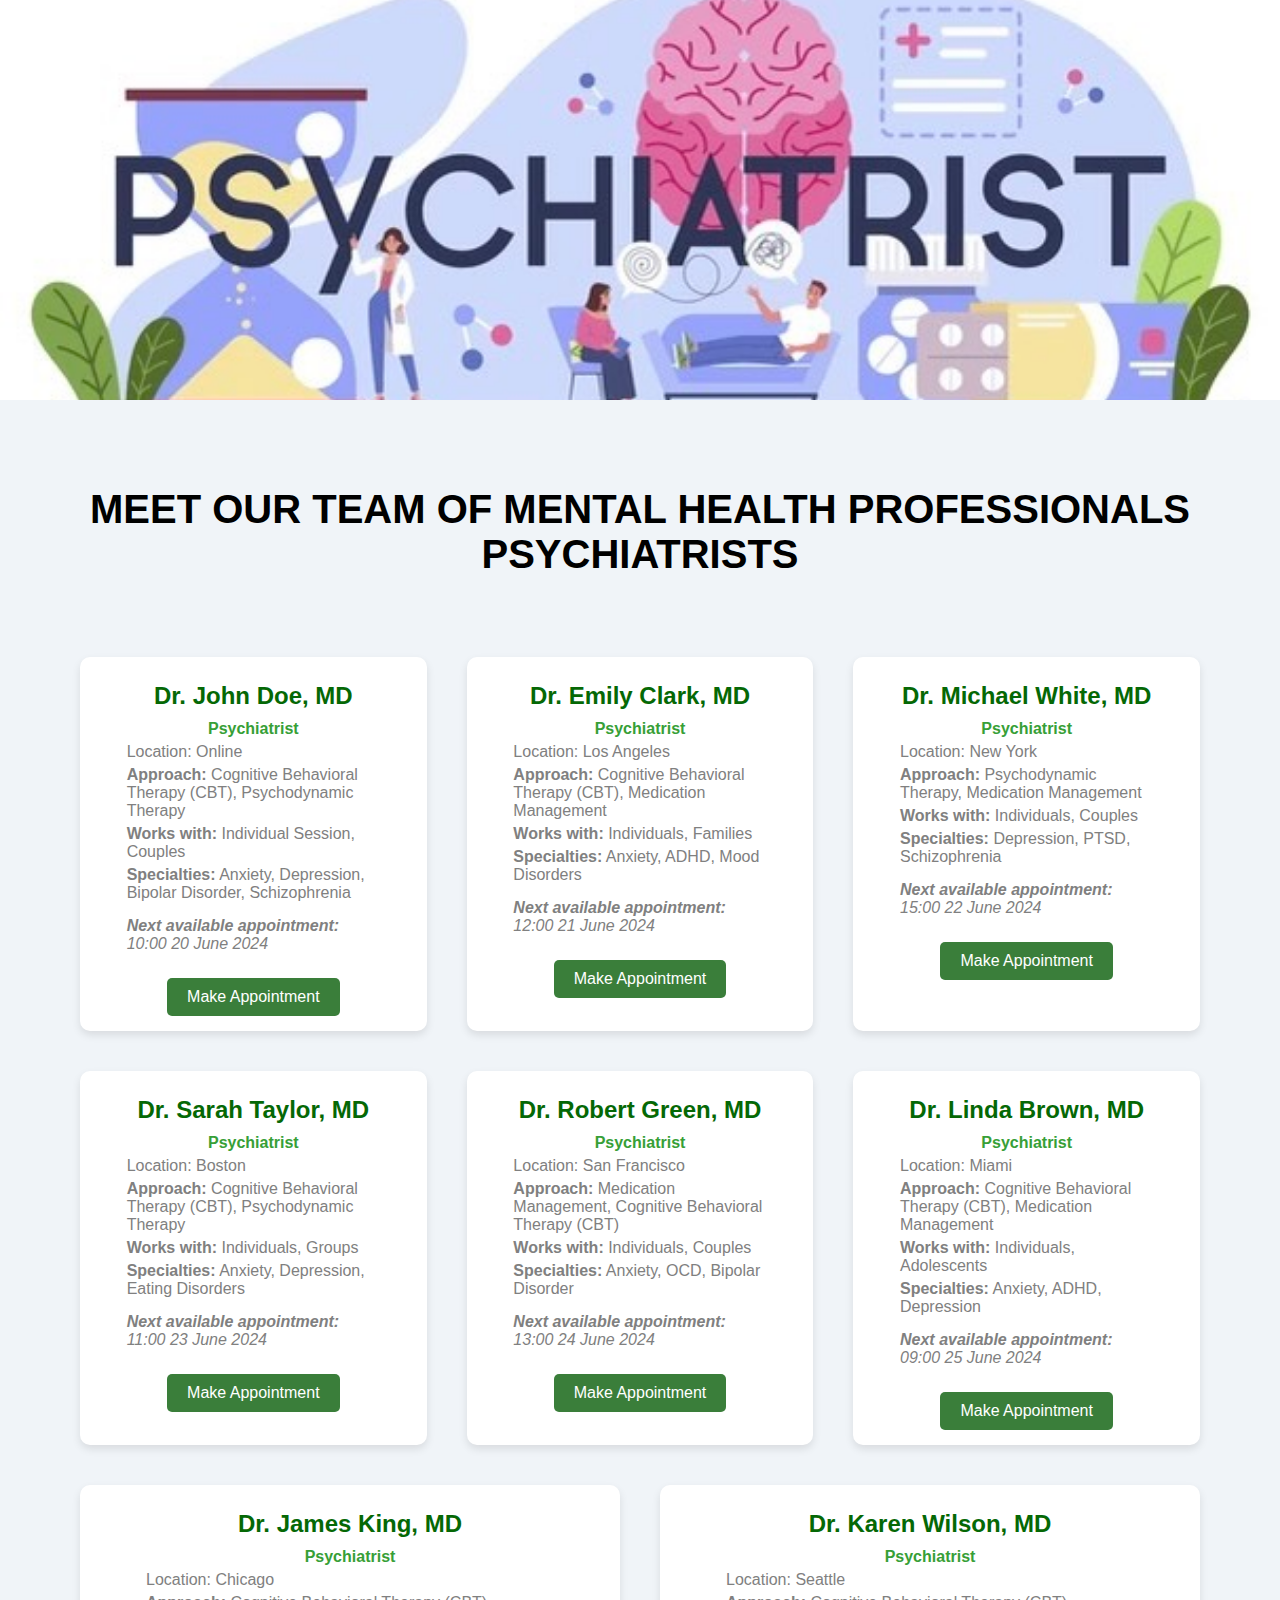
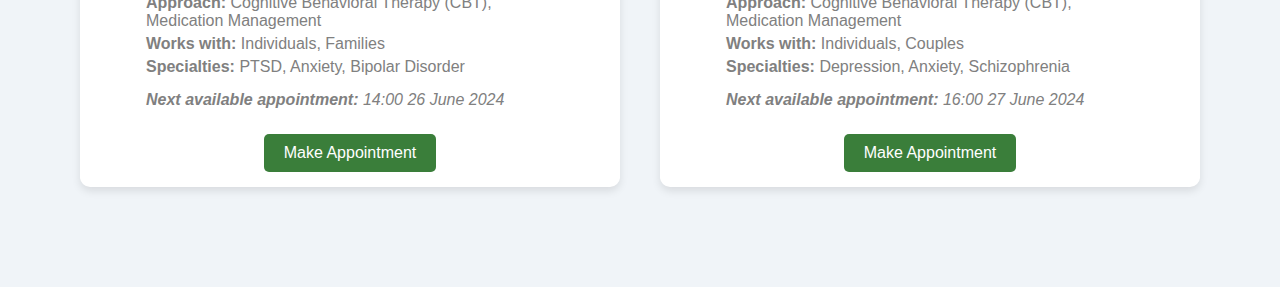
<file: index.html>
<!DOCTYPE html>
<html lang="en">
<head>
    <meta charset="UTF-8">
    <meta name="viewport" content="width=device-width, initial-scale=1.0">
    <title>Our Psychiatrists</title>
    <link rel="stylesheet" href="styles.css">
</head>
<body>
    <header>
        <div class="hero">
            <div class="hero-content">
            </div>
        </div>
    </header>
    <main>
        <section class="specialists">
            <h1>MEET OUR TEAM OF MENTAL HEALTH PROFESSIONALS PSYCHIATRISTS</h1>
            <div class="specialists-container">
                <!-- Psychiatrist 1 -->
                <div class="specialist-card">
                    <div class="specialist-info">
                        <h2>Dr. John Doe, MD</h2>
                        <p class="role">Psychiatrist</p>
                        <p class="location">Location: Online</p>
                        <p class="approach"><strong>Approach:</strong> Cognitive Behavioral Therapy (CBT), Psychodynamic Therapy</p>
                        <p class="works-with"><strong>Works with:</strong> Individual Session, Couples</p>
                        <p class="specialties"><strong>Specialties:</strong> Anxiety, Depression, Bipolar Disorder, Schizophrenia</p>
                        <p class="appointment"><strong>Next available appointment:</strong> 10:00 20 June 2024</p>
                        <a href="appointment.html" class="appointment-button">Make Appointment</a>
                    </div>
                </div>

                <!-- Psychiatrist 2 -->
                <div class="specialist-card">
                    <div class="specialist-info">
                        <h2>Dr. Emily Clark, MD</h2>
                        <p class="role">Psychiatrist</p>
                        <p class="location">Location: Los Angeles</p>
                        <p class="approach"><strong>Approach:</strong> Cognitive Behavioral Therapy (CBT), Medication Management</p>
                        <p class="works-with"><strong>Works with:</strong> Individuals, Families</p>
                        <p class="specialties"><strong>Specialties:</strong> Anxiety, ADHD, Mood Disorders</p>
                        <p class="appointment"><strong>Next available appointment:</strong> 12:00 21 June 2024</p>
                        <a href="appointment.html" class="appointment-button">Make Appointment</a>
                    </div>
                </div>

                <!-- Psychiatrist 3 -->
                <div class="specialist-card">
                    <div class="specialist-info">
                        <h2>Dr. Michael White, MD</h2>
                        <p class="role">Psychiatrist</p>
                        <p class="location">Location: New York</p>
                        <p class="approach"><strong>Approach:</strong> Psychodynamic Therapy, Medication Management</p>
                        <p class="works-with"><strong>Works with:</strong> Individuals, Couples</p>
                        <p class="specialties"><strong>Specialties:</strong> Depression, PTSD, Schizophrenia</p>
                        <p class="appointment"><strong>Next available appointment:</strong> 15:00 22 June 2024</p>
                        <a href="appointment.html" class="appointment-button">Make Appointment</a>
                    </div>
                </div>

                <!-- Psychiatrist 4 -->
                <div class="specialist-card">
                    <div class="specialist-info">
                        <h2>Dr. Sarah Taylor, MD</h2>
                        <p class="role">Psychiatrist</p>
                        <p class="location">Location: Boston</p>
                        <p class="approach"><strong>Approach:</strong> Cognitive Behavioral Therapy (CBT), Psychodynamic Therapy</p>
                        <p class="works-with"><strong>Works with:</strong> Individuals, Groups</p>
                        <p class="specialties"><strong>Specialties:</strong> Anxiety, Depression, Eating Disorders</p>
                        <p class="appointment"><strong>Next available appointment:</strong> 11:00 23 June 2024</p>
                        <a href="appointment.html" class="appointment-button">Make Appointment</a>
                    </div>
                </div>

                <!-- Psychiatrist 5 -->
                <div class="specialist-card">
                    <div class="specialist-info">
                        <h2>Dr. Robert Green, MD</h2>
                        <p class="role">Psychiatrist</p>
                        <p class="location">Location: San Francisco</p>
                        <p class="approach"><strong>Approach:</strong> Medication Management, Cognitive Behavioral Therapy (CBT)</p>
                        <p class="works-with"><strong>Works with:</strong> Individuals, Couples</p>
                        <p class="specialties"><strong>Specialties:</strong> Anxiety, OCD, Bipolar Disorder</p>
                        <p class="appointment"><strong>Next available appointment:</strong> 13:00 24 June 2024</p>
                        <a href="appointment.html" class="appointment-button">Make Appointment</a>
                    </div>
                </div>

                <!-- Psychiatrist 6 -->
                <div class="specialist-card">
                    <div class="specialist-info">
                        <h2>Dr. Linda Brown, MD</h2>
                        <p class="role">Psychiatrist</p>
                        <p class="location">Location: Miami</p>
                        <p class="approach"><strong>Approach:</strong> Cognitive Behavioral Therapy (CBT), Medication Management</p>
                        <p class="works-with"><strong>Works with:</strong> Individuals, Adolescents</p>
                        <p class="specialties"><strong>Specialties:</strong> Anxiety, ADHD, Depression</p>
                        <p class="appointment"><strong>Next available appointment:</strong> 09:00 25 June 2024</p>
                        <a href="appointment.html" class="appointment-button">Make Appointment</a>
                    </div>
                </div>

                <!-- Psychiatrist 7 -->
                <div class="specialist-card">
                    <div class="specialist-info">
                        <h2>Dr. James King, MD</h2>
                        <p class="role">Psychiatrist</p>
                        <p class="location">Location: Chicago</p>
                        <p class="approach"><strong>Approach:</strong> Cognitive Behavioral Therapy (CBT), Medication Management</p>
                        <p class="works-with"><strong>Works with:</strong> Individuals, Families</p>
                        <p class="specialties"><strong>Specialties:</strong> PTSD, Anxiety, Bipolar Disorder</p>
                        <p class="appointment"><strong>Next available appointment:</strong> 14:00 26 June 2024</p>
                        <a href="appointment.html" class="appointment-button">Make Appointment</a>
                    </div>
                </div>

                <!-- Psychiatrist 8 -->
                <div class="specialist-card">
                    <div class="specialist-info">
                        <h2>Dr. Karen Wilson, MD</h2>
                        <p class="role">Psychiatrist</p>
                        <p class="location">Location: Seattle</p>
                        <p class="approach"><strong>Approach:</strong> Cognitive Behavioral Therapy (CBT), Medication Management</p>
                        <p class="works-with"><strong>Works with:</strong> Individuals, Couples</p>
                        <p class="specialties"><strong>Specialties:</strong> Depression, Anxiety, Schizophrenia</p>
                        <p class="appointment"><strong>Next available appointment:</strong> 16:00 27 June 2024</p>
                        <a href="appointment.html" class="appointment-button">Make Appointment</a>
                    </div>
                </div>
            </div>
        </section>
    </main>
</body>
</html>
</file>
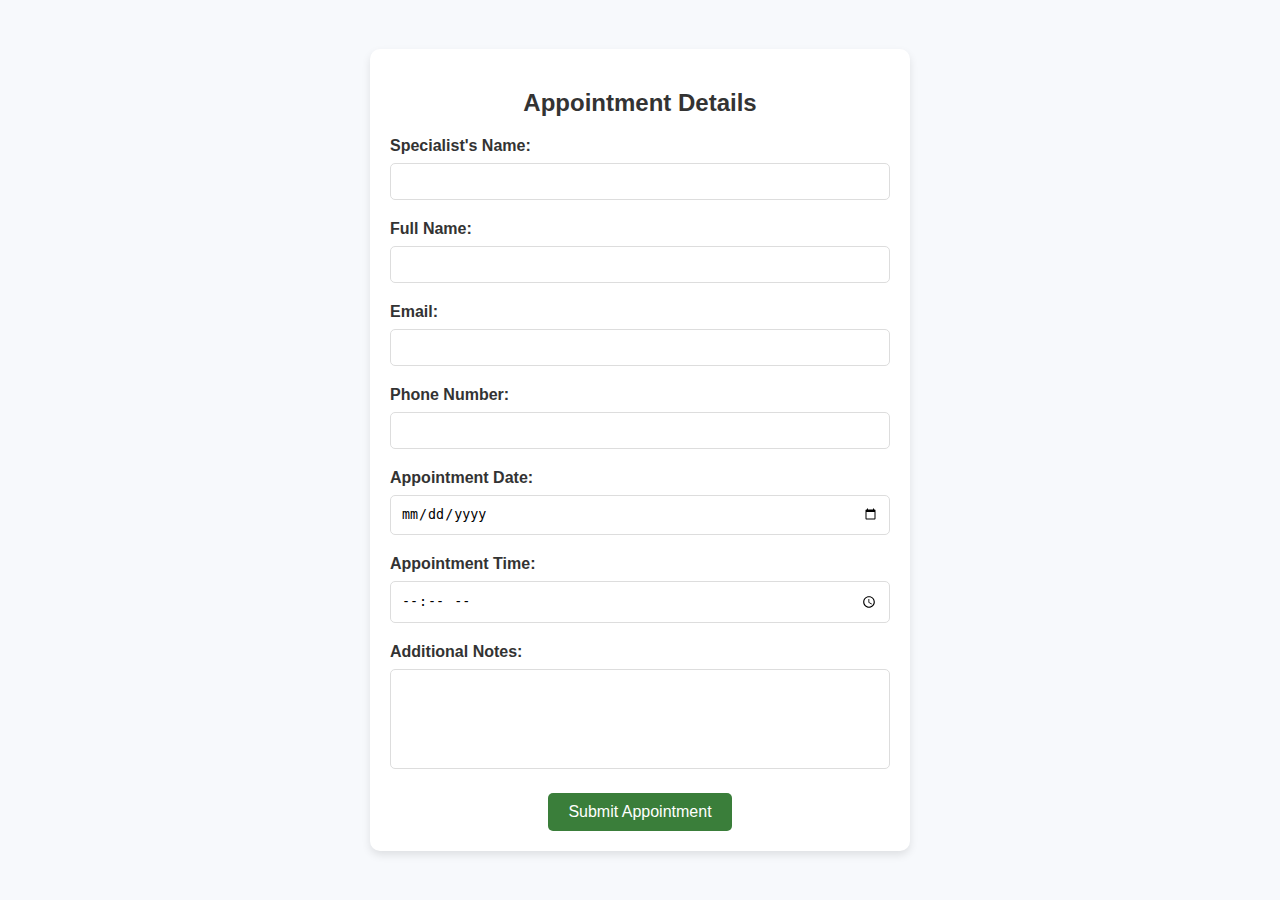
<file: appointment.html>
<!DOCTYPE html>
<html lang="en">
<head>
    <meta charset="UTF-8">
    <meta name="viewport" content="width=device-width, initial-scale=1.0">
    <title>Appointment Booking</title>
    <link rel="stylesheet" href="appointment.css">
</head>
<body>
    <main>
        <section class="appointment-form">
            <h2>Appointment Details</h2>
            <form action="submit.html" method="POST">
                <label for="specialist-name">Specialist's Name:</label>
                <input type="text" id="specialist-name" name="specialist-name" required>

                <label for="full-name">Full Name:</label>
                <input type="text" id="full-name" name="full-name" required>

                <label for="email">Email:</label>
                <input type="email" id="email" name="email" required>

                <label for="phone">Phone Number:</label>
                <input type="tel" id="phone" name="phone" required>

                <label for="appointment-date">Appointment Date:</label>
                <input type="date" id="appointment-date" name="appointment-date" required>

                <label for="appointment-time">Appointment Time:</label>
                <input type="time" id="appointment-time" name="appointment-time" required>

                <label for="notes">Additional Notes:</label>
                <textarea id="notes" name="notes"></textarea>
                <a href="submit.html" class="submit-button">Submit Appointment</a>
            </form>
        </section>
    </main>
</body>
</html>
</file>
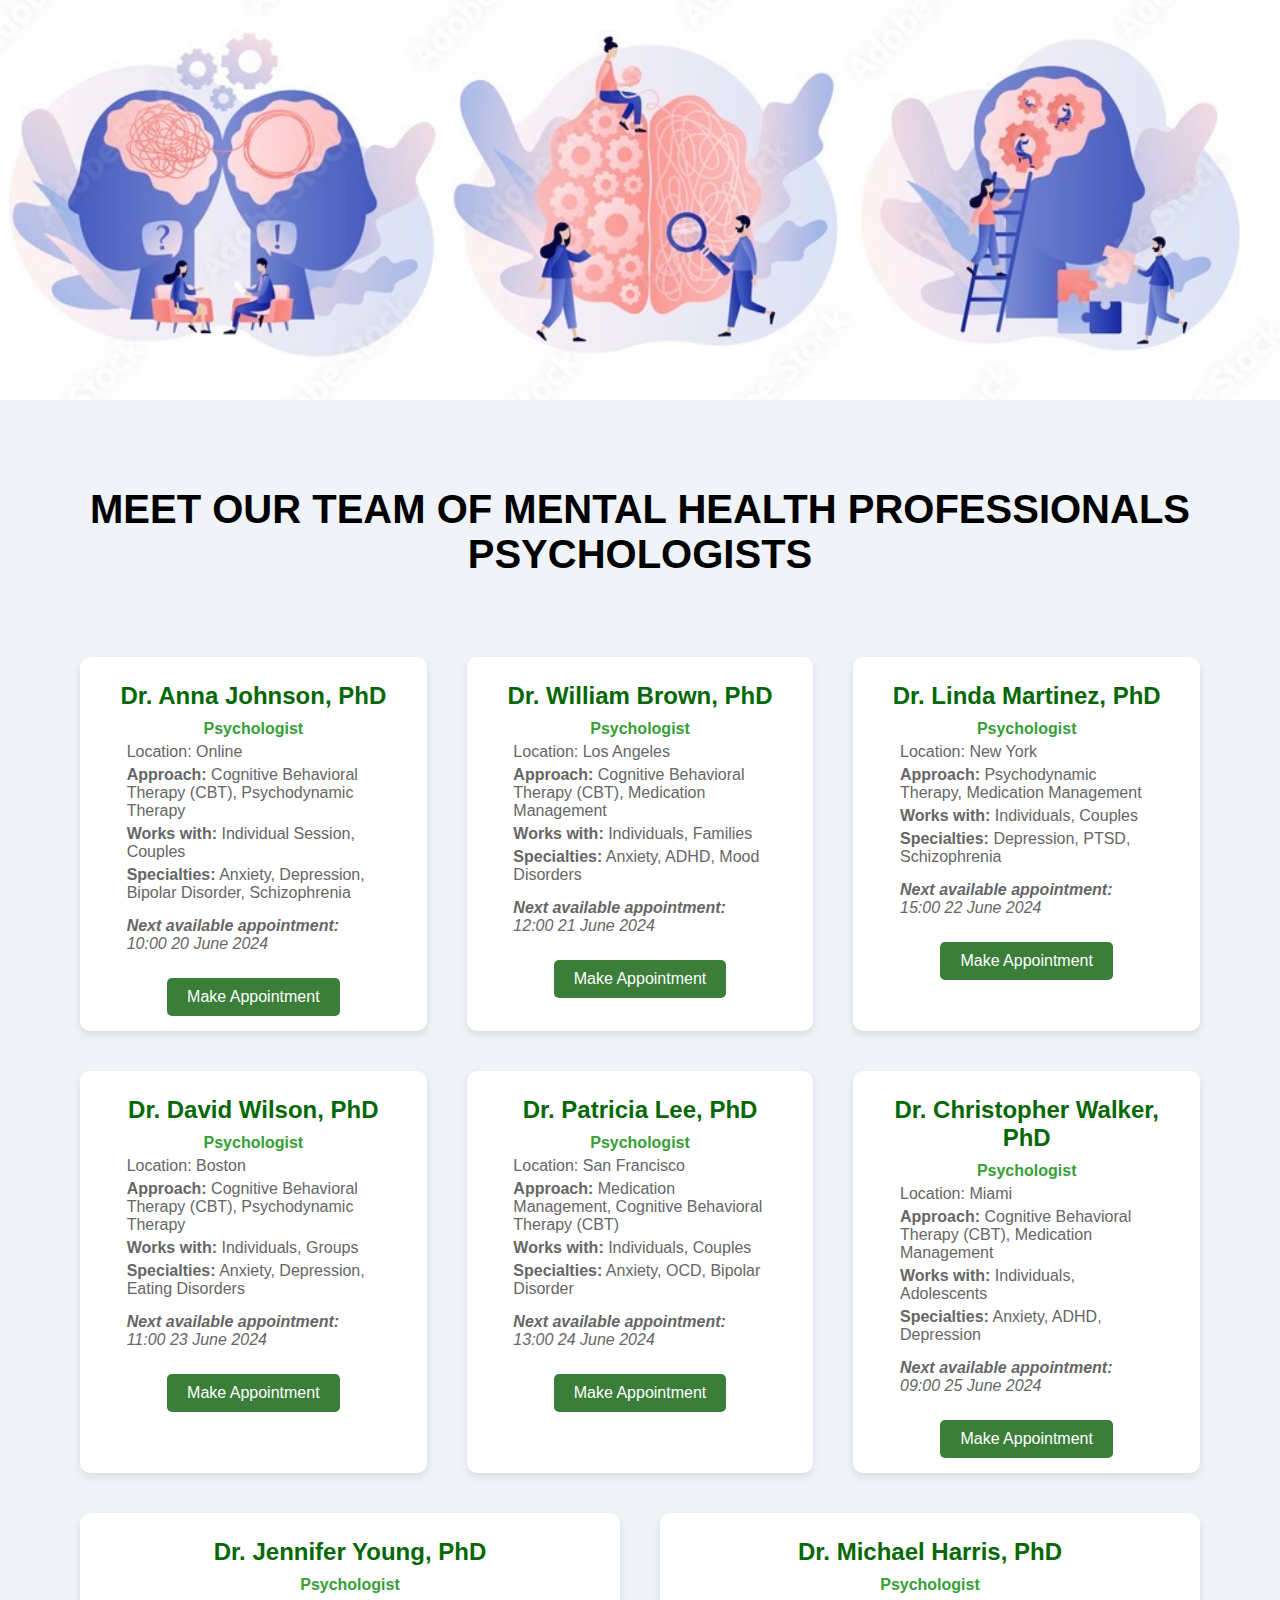
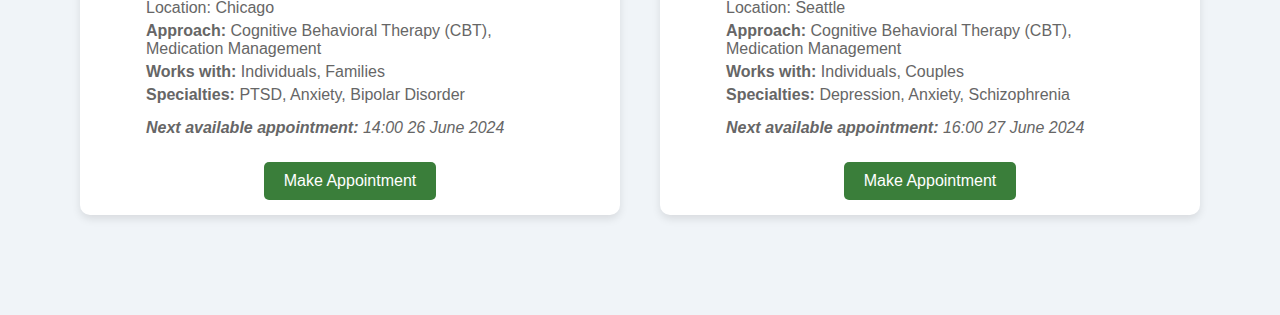
<file: psy.html>
<!DOCTYPE html>
<html lang="en">
<head>
    <meta charset="UTF-8">
    <meta name="viewport" content="width=device-width, initial-scale=1.0">
    <title>Our Psychologists</title>
    <link rel="stylesheet" href="psy.css">
</head>
<body>
    <header>
        <div class="hero">
            <div class="hero-content">
            </div>
        </div>
    </header>
    <main>
        <section class="specialists">
            <h1>MEET OUR TEAM OF MENTAL HEALTH PROFESSIONALS PSYCHOLOGISTS</h1>
            <div class="specialists-container">
                <!-- Psychologist 1 -->
                <div class="specialist-card">
                    <div class="specialist-info">
                        <h2>Dr. Anna Johnson, PhD</h2>
                        <p class="role">Psychologist</p>
                        <p class="location">Location: Online</p>
                        <p class="approach"><strong>Approach:</strong> Cognitive Behavioral Therapy (CBT), Psychodynamic Therapy</p>
                        <p class="works-with"><strong>Works with:</strong> Individual Session, Couples</p>
                        <p class="specialties"><strong>Specialties:</strong> Anxiety, Depression, Bipolar Disorder, Schizophrenia</p>
                        <p class="appointment"><strong>Next available appointment:</strong> 10:00 20 June 2024</p>
                        <a href="appointment.html" class="appointment-button">Make Appointment</a>
                    </div>
                </div>

                <!-- Psychologist 2 -->
                <div class="specialist-card">
                    <div class="specialist-info">
                        <h2>Dr. William Brown, PhD</h2>
                        <p class="role">Psychologist</p>
                        <p class="location">Location: Los Angeles</p>
                        <p class="approach"><strong>Approach:</strong> Cognitive Behavioral Therapy (CBT), Medication Management</p>
                        <p class="works-with"><strong>Works with:</strong> Individuals, Families</p>
                        <p class="specialties"><strong>Specialties:</strong> Anxiety, ADHD, Mood Disorders</p>
                        <p class="appointment"><strong>Next available appointment:</strong> 12:00 21 June 2024</p>
                        <a href="appointment.html" class="appointment-button">Make Appointment</a>
                    </div>
                </div>

                <!-- Psychologist 3 -->
                <div class="specialist-card">
                    <div class="specialist-info">
                        <h2>Dr. Linda Martinez, PhD</h2>
                        <p class="role">Psychologist</p>
                        <p class="location">Location: New York</p>
                        <p class="approach"><strong>Approach:</strong> Psychodynamic Therapy, Medication Management</p>
                        <p class="works-with"><strong>Works with:</strong> Individuals, Couples</p>
                        <p class="specialties"><strong>Specialties:</strong> Depression, PTSD, Schizophrenia</p>
                        <p class="appointment"><strong>Next available appointment:</strong> 15:00 22 June 2024</p>
                        <a href="appointment.html" class="appointment-button">Make Appointment</a>
                    </div>
                </div>

                <!-- Psychologist 4 -->
                <div class="specialist-card">
                    <div class="specialist-info">
                        <h2>Dr. David Wilson, PhD</h2>
                        <p class="role">Psychologist</p>
                        <p class="location">Location: Boston</p>
                        <p class="approach"><strong>Approach:</strong> Cognitive Behavioral Therapy (CBT), Psychodynamic Therapy</p>
                        <p class="works-with"><strong>Works with:</strong> Individuals, Groups</p>
                        <p class="specialties"><strong>Specialties:</strong> Anxiety, Depression, Eating Disorders</p>
                        <p class="appointment"><strong>Next available appointment:</strong> 11:00 23 June 2024</p>
                        <a href="appointment.html" class="appointment-button">Make Appointment</a>
                    </div>
                </div>

                <!-- Psychologist 5 -->
                <div class="specialist-card">
                    <div class="specialist-info">
                        <h2>Dr. Patricia Lee, PhD</h2>
                        <p class="role">Psychologist</p>
                        <p class="location">Location: San Francisco</p>
                        <p class="approach"><strong>Approach:</strong> Medication Management, Cognitive Behavioral Therapy (CBT)</p>
                        <p class="works-with"><strong>Works with:</strong> Individuals, Couples</p>
                        <p class="specialties"><strong>Specialties:</strong> Anxiety, OCD, Bipolar Disorder</p>
                        <p class="appointment"><strong>Next available appointment:</strong> 13:00 24 June 2024</p>
                        <a href="appointment.html" class="appointment-button">Make Appointment</a>
                    </div>
                </div>

                <!-- Psychologist 6 -->
                <div class="specialist-card">
                    <div class="specialist-info">
                        <h2>Dr. Christopher Walker, PhD</h2>
                        <p class="role">Psychologist</p>
                        <p class="location">Location: Miami</p>
                        <p class="approach"><strong>Approach:</strong> Cognitive Behavioral Therapy (CBT), Medication Management</p>
                        <p class="works-with"><strong>Works with:</strong> Individuals, Adolescents</p>
                        <p class="specialties"><strong>Specialties:</strong> Anxiety, ADHD, Depression</p>
                        <p class="appointment"><strong>Next available appointment:</strong> 09:00 25 June 2024</p>
                        <a href="appointment.html" class="appointment-button">Make Appointment</a>
                    </div>
                </div>

                <!-- Psychologist 7 -->
                <div class="specialist-card">
                    <div class="specialist-info">
                        <h2>Dr. Jennifer Young, PhD</h2>
                        <p class="role">Psychologist</p>
                        <p class="location">Location: Chicago</p>
                        <p class="approach"><strong>Approach:</strong> Cognitive Behavioral Therapy (CBT), Medication Management</p>
                        <p class="works-with"><strong>Works with:</strong> Individuals, Families</p>
                        <p class="specialties"><strong>Specialties:</strong> PTSD, Anxiety, Bipolar Disorder</p>
                        <p class="appointment"><strong>Next available appointment:</strong> 14:00 26 June 2024</p>
                        <a href="appointment.html" class="appointment-button">Make Appointment</a>
                    </div>
                </div>

                <!-- Psychologist 8 -->
                <div class="specialist-card">
                    <div class="specialist-info">
                        <h2>Dr. Michael Harris, PhD</h2>
                        <p class="role">Psychologist</p>
                        <p class="location">Location: Seattle</p>
                        <p class="approach"><strong>Approach:</strong> Cognitive Behavioral Therapy (CBT), Medication Management</p>
                        <p class="works-with"><strong>Works with:</strong> Individuals, Couples</p>
                        <p class="specialties"><strong>Specialties:</strong> Depression, Anxiety, Schizophrenia</p>
                        <p class="appointment"><strong>Next available appointment:</strong> 16:00 27 June 2024</p>
                        <a href="appointment.html" class="appointment-button">Make Appointment</a>
                    </div>
                </div>
            </div>
        </section>
    </main>
</body>
</html>
</file>
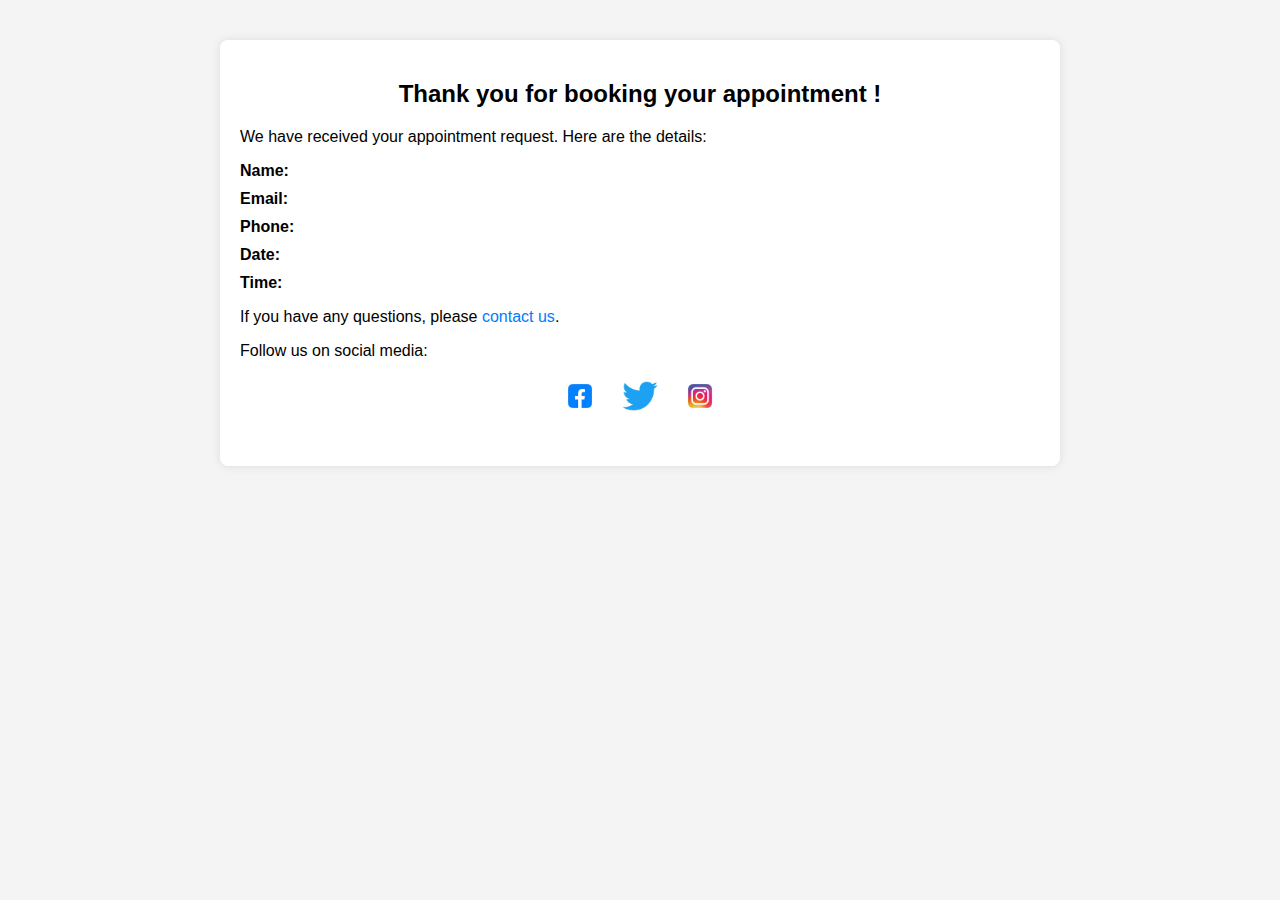
<file: submit.html>
<!DOCTYPE html>
<html lang="en">
<head>
    <meta charset="UTF-8">
    <meta name="viewport" content="width=device-width, initial-scale=1.0">
    <title>Appointment Confirmation</title>
    <link rel="stylesheet" href="submit.css">
</head>
<body>
    <header>
        <div class="container">
        </div>
    </header>
    <main>
        <section class="confirmation">
            <div class="container">
                <h2>Thank you for booking your appointment !</h2>
                <p>We have received your appointment request. Here are the details:</p>
                <ul>
                    <li><strong>Name:</strong> </li>
                    <li><strong>Email:</strong> </li>
                    <li><strong>Phone:</strong> </li>
                    <li><strong>Date:</strong> </li>
                    <li><strong>Time:</strong></li>
                </ul>
                <p> If you have any questions, please <a href="contact.html">contact us</a>.</p>
                <p>Follow us on social media:</p>
                <ul class="social-icons">
                    <li><a href="#" target="_blank"><img src="EF802732-2DC6-4AF0-BBD7-9941090EFC58_4_5005_c.jpeg" alt="Facebook"></a></li>
                    <li><a href="#" target="_blank"><img src="56B2F626-742D-4300-BC0D-FA2BEE2734D7_4_5005_c.jpeg" alt="Twitter"></a></li>
                    <li><a href="#" target="_blank"><img src="E3322DF8-74D0-410D-B1AD-6F1740EDA45C_4_5005_c.jpeg" alt="Instagram"></a></li>
                </ul>
            </div>
        </section>
    </main>
</body>
</html>
</file>
<file: styles.css>
/* psychiatrist.css */

body {
    font-family: 'Roboto', sans-serif;
    margin: 0;
    padding: 0;
    background-color: #f0f4f8;
}

header {
    background: url('AC237923-20AA-46BE-99AE-79314710435A_4_5005_c.jpeg') no-repeat center center;
    background-size: cover;
    padding: 100px 50px;
    text-align: center;
    position: relative;
    height: 200px; /* Adjust height as needed */
}

.hero-content {
    position: relative;
    z-index: 1;
    color: black; /* Ensuring the text is readable */
}

.hero h1 {
    font-size: 3em;
    margin-bottom: 10px;
}

.hero p {
    font-size: 1.2em;
}

main {
    padding: 60px 20px;
    max-width: 1200px;
    margin: 0 auto;
}

.specialists {
    text-align: center;
}

.specialists h1 {
    color: black;
    font-size: 2.5em;
    margin-bottom: 40px;
}

.specialists-container {
    display: flex;
    flex-wrap: wrap; /* Allows items to wrap to the next line if there's not enough space */
    justify-content: space-around; /* Adjusts spacing between items */
    margin: 0 auto;
    padding: 20px;
    max-width: 1200px; /* Adjust as needed */
}

.specialist-card {
    background: white;
    border-radius: 10px;
    box-shadow: 0 4px 8px rgba(0, 0, 0, 0.1);
    overflow: hidden;
    margin: 20px;
    width: calc(30% - 40px); /* Adjust width as needed */
    transition: transform 0.2s;
    flex-grow: 1; /* Makes sure the cards take available space */
}

.specialist-card:hover {
    transform: scale(1.05);
}

.specialist-card img {
    width: 100%;
    height: auto;
    border-bottom: 1px solid #eee;
}

.specialist-info {
    padding: 15px;
    text-align: center;
}

.specialist-info h2 {
    font-size: 1.5em;
    color: rgb(5, 104, 5);
    margin: 10px 0;
}

.specialist-info p {
    font-size: 1em;
    color: grey;
    margin: 5px 0;
}

.specialist-info .role {
    font-weight: bold;
    color: rgb(55, 159, 55);
}

.specialist-info .location,
.specialist-info .approach,
.specialist-info .works-with,
.specialist-info .specialties,
.specialist-info .appointment {
    text-align: left;
    margin-left: 10%;
    margin-right: 10%;
}

.specialist-info .appointment {
    margin-top: 15px;
    font-style: italic;
}


.appointment-button {
    display: inline-block;
    background-color: #28a745;
    color: #fff;
    padding: 10px 20px;
    border-radius: 5px;
    text-decoration: none;
    font-size: 14px;
    transition: background-color 0.3s ease;
    cursor: pointer;
    border: none;
    margin-top: 20px; /* Add some margin to separate it from other elements */
}

.appointment-button:hover {
    background-color: #218838;
}

.appointment-button {
    display: inline-block;
    background-color: rgb(58, 126, 58);
    color: white;
    padding: 10px 20px;
    border-radius: 5px;
    text-decoration: none;
    font-size: 1em;
    margin-top: 20px; /* Add some margin to separate it from other elements */
    transition: background-color 0.3s ease;
    cursor: pointer;
    border: none;
}

.appointment-button:hover {
    background-color: rgb(9, 99, 9);
}
</file>
<file: appointment.css>
body {
    font-family: 'Arial', sans-serif;
    background-color: #f7f9fc;
    margin: 0;
    padding: 0;
    display: flex;
    justify-content: center;
    align-items: center;
    height: 100vh;
}

main {
    width: 100%;
    max-width: 500px;
    margin: 0 auto;
    padding: 20px;
    box-shadow: 0 4px 8px rgba(0, 0, 0, 0.1);
    border-radius: 10px;
    background-color: #fff;
}

.appointment-form {
    text-align: center;
}

.appointment-form h2 {
    font-size: 24px;
    margin-bottom: 20px;
    color: #333;
}

label {
    display: block;
    text-align: left;
    margin-bottom: 8px;
    font-weight: bold;
    color: #333;
}

input, textarea {
    width: 100%;
    padding: 10px;
    margin-bottom: 20px;
    border: 1px solid #ddd;
    border-radius: 5px;
    box-sizing: border-box;
}

textarea {
    height: 100px;
    resize: none;
}

.submit-button {
    display: inline-block;
    padding: 10px 20px;
    font-size: 16px;
    color: #fff;
    background-color:rgb(58, 126, 58);
    border: none;
    border-radius: 5px;
    text-decoration: none;
    cursor: pointer;
    transition: background-color 0.3s;
}

.submit-button:hover {
    background-color: rgb(9, 99, 9);
}
</file>
<file: psy.css>
body {
    font-family: 'Roboto', sans-serif;
    margin: 0;
    padding: 0;
    background-color: #f0f4f8;
}

header {
    background: url('963442FA-999B-48BC-AA28-15F554EC8986_4_5005_c.jpeg') no-repeat center center;
    background-size: cover;
    padding: 100px 50px;
    text-align: center;
    position: relative;
    height: 200px; /* Adjust height as needed */
}

.hero-content {
    position: relative;
    z-index: 1;
    color: black; /* Ensuring the text is readable */
}

.hero h1 {
    font-size: 3em;
    margin-bottom: 10px;
}

.hero p {
    font-size: 1.2em;
}

main {
    padding: 60px 20px;
    max-width: 1200px;
    margin: 0 auto;
}

.specialists {
    text-align: center;
}

.specialists h1 {
    color: black;
    font-size: 2.5em;
    margin-bottom: 40px;
}

.specialists-container {
    display: flex;
    flex-wrap: wrap; /* Allows items to wrap to the next line if there's not enough space */
    justify-content: space-around; /* Adjusts spacing between items */
    margin: 0 auto;
    padding: 20px;
    max-width: 1200px; /* Adjust as needed */
}

.specialist-card {
    background: white;
    border-radius: 10px;
    box-shadow: 0 4px 8px rgba(0, 0, 0, 0.1);
    overflow: hidden;
    margin: 20px;
    width: calc(30% - 40px); /* Adjust width as needed */
    transition: transform 0.2s;
    flex-grow: 1; /* Makes sure the cards take available space */
}

.specialist-card:hover {
    transform: scale(1.05);
}

.specialist-card img {
    width: 100%;
    height: auto;
    border-bottom: 1px solid #eee;
}

.specialist-info {
    padding: 15px;
    text-align: center;
}

.specialist-info h2 {
    font-size: 1.5em;
    color: rgb(5, 104, 5);
    margin: 10px 0;
}

.specialist-info p {
    font-size: 1em;
    color: #666;
    margin: 5px 0;
}

.specialist-info .role {
    font-weight: bold;
    color: rgb(55, 159, 55);
}

.specialist-info .location,
.specialist-info .approach,
.specialist-info .works-with,
.specialist-info .specialties,
.specialist-info .appointment {
    text-align: left;
    margin-left: 10%;
    margin-right: 10%;
}

.specialist-info .appointment {
    margin-top: 15px;
    font-style: italic;
}


.appointment-button {
    display: inline-block;
    background-color: #44d165;
    color: #fff;
    padding: 10px 20px;
    border-radius: 5px;
    text-decoration: none;
    font-size: 14px;
    transition: background-color 0.3s ease;
    cursor: pointer;
    border: none;
    margin-top: 20px; /* Add some margin to separate it from other elements */
}

.appointment-button:hover {
    background-color: #218838;
}

.appointment-button {
    display: inline-block;
    background-color: rgb(58, 126, 58);
    color: white;
    padding: 10px 20px;
    border-radius: 5px;
    text-decoration: none;
    font-size: 1em;
    margin-top: 20px; /* Add some margin to separate it from other elements */
    transition: background-color 0.3s ease;
    cursor: pointer;
    border: none;
}

.appointment-button:hover {
    background-color:rgb(9, 99, 9);
}
</file>
<file: submit.css>
body {
    font-family: Arial, sans-serif;
    margin: 0;
    padding: 0;
    background-color: #f4f4f4;
}

nav ul {
    list-style: none;
    margin: 0;
    padding: 0;
    display: flex;
}

nav ul li {
    margin-right: 20px;
}

nav ul li a {
    color: #fff;
    text-decoration: none;
}

main {
    padding: 20px;
}

.confirmation {
    background: #fff;
    max-width: 800px;
    margin: 20px auto;
    padding: 20px;
    border-radius: 8px;
    box-shadow: 0 0 10px rgba(0,0,0,0.1);
}

.confirmation h2 {
    text-align: center;
    margin-bottom: 20px;
}

.confirmation ul {
    list-style-type: none;
    padding: 0;
}

.confirmation ul li {
    margin-bottom: 10px;
}

.confirmation p {
    margin-bottom: 15px;
}

.confirmation a {
    color: #007bff;
    text-decoration: none;
}

.confirmation a:hover {
    text-decoration: underline;
}

.social-icons {
    display: flex;
    justify-content: center;
    list-style-type: none;
    padding: 0;
}

.social-icons li {
    margin: 0 10px;
}

.social-icons img {
    width: 40px;
    height: 40px;
}
</file>
